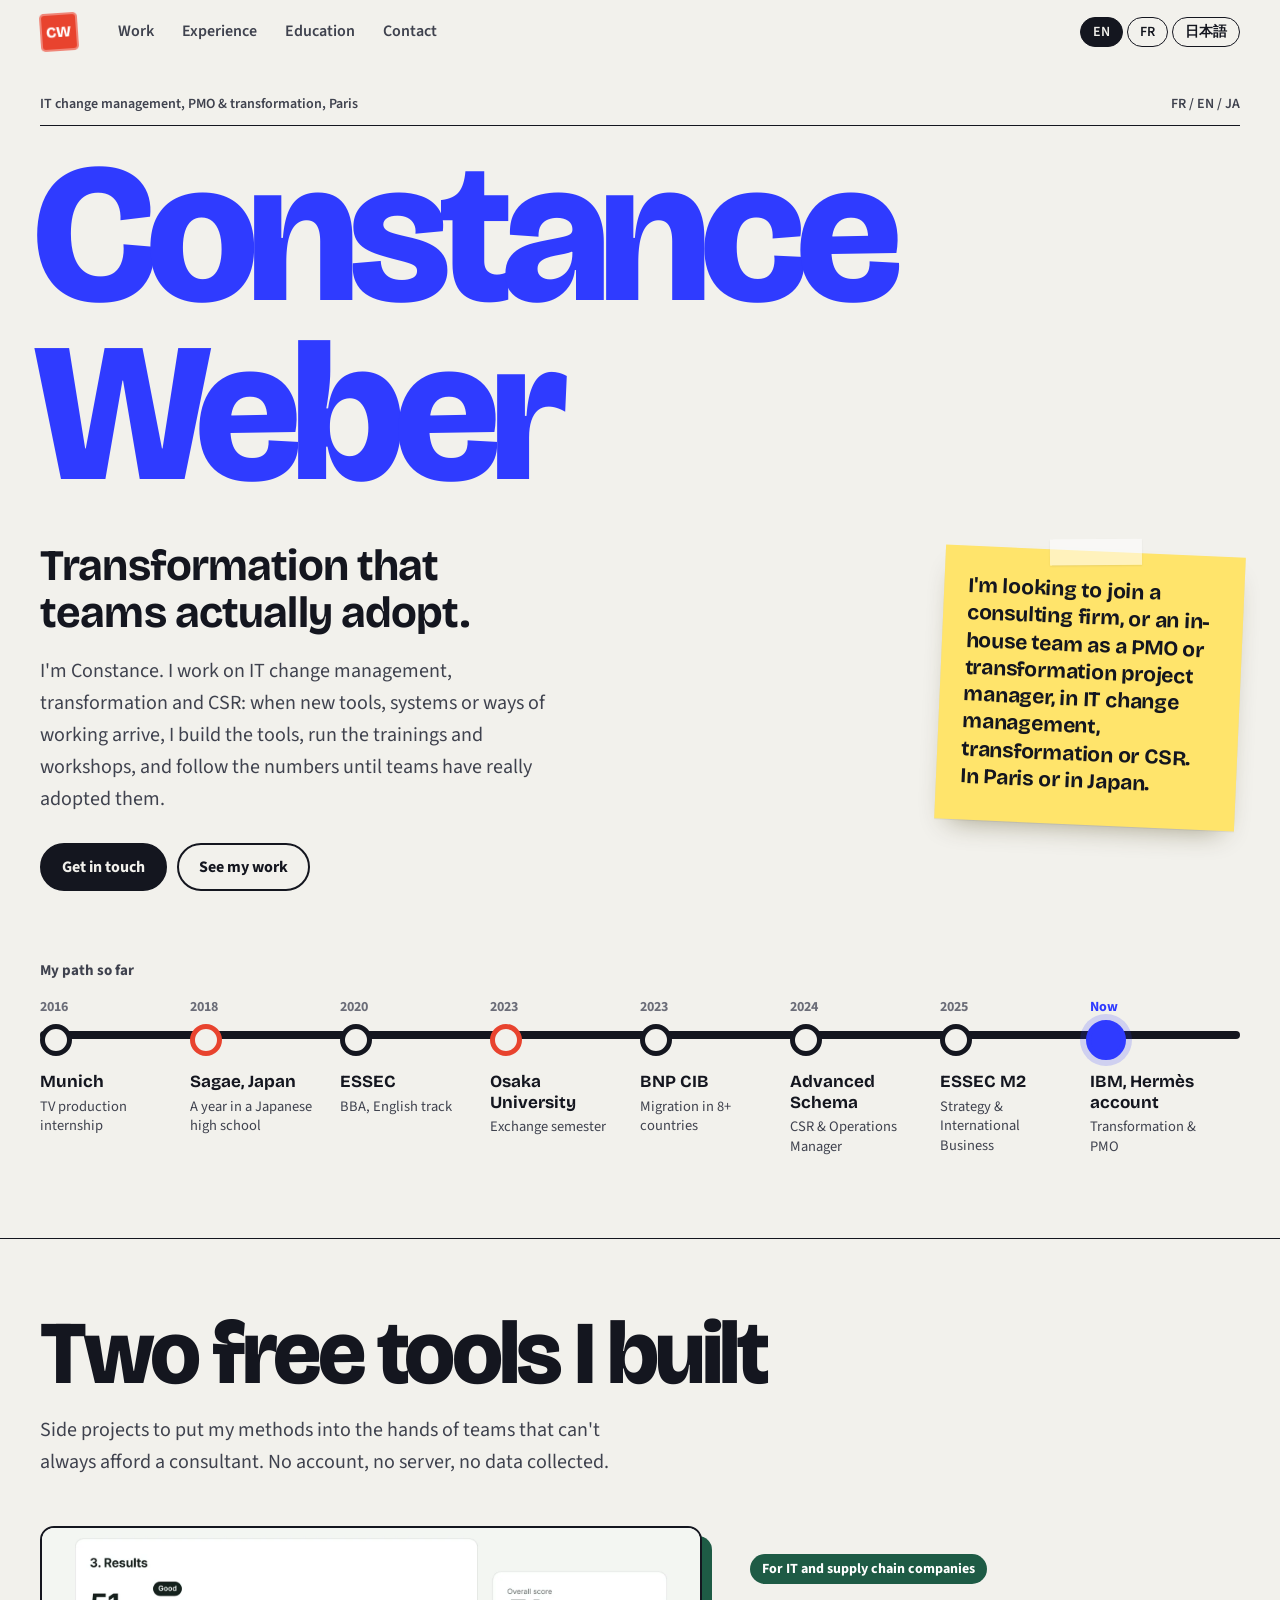
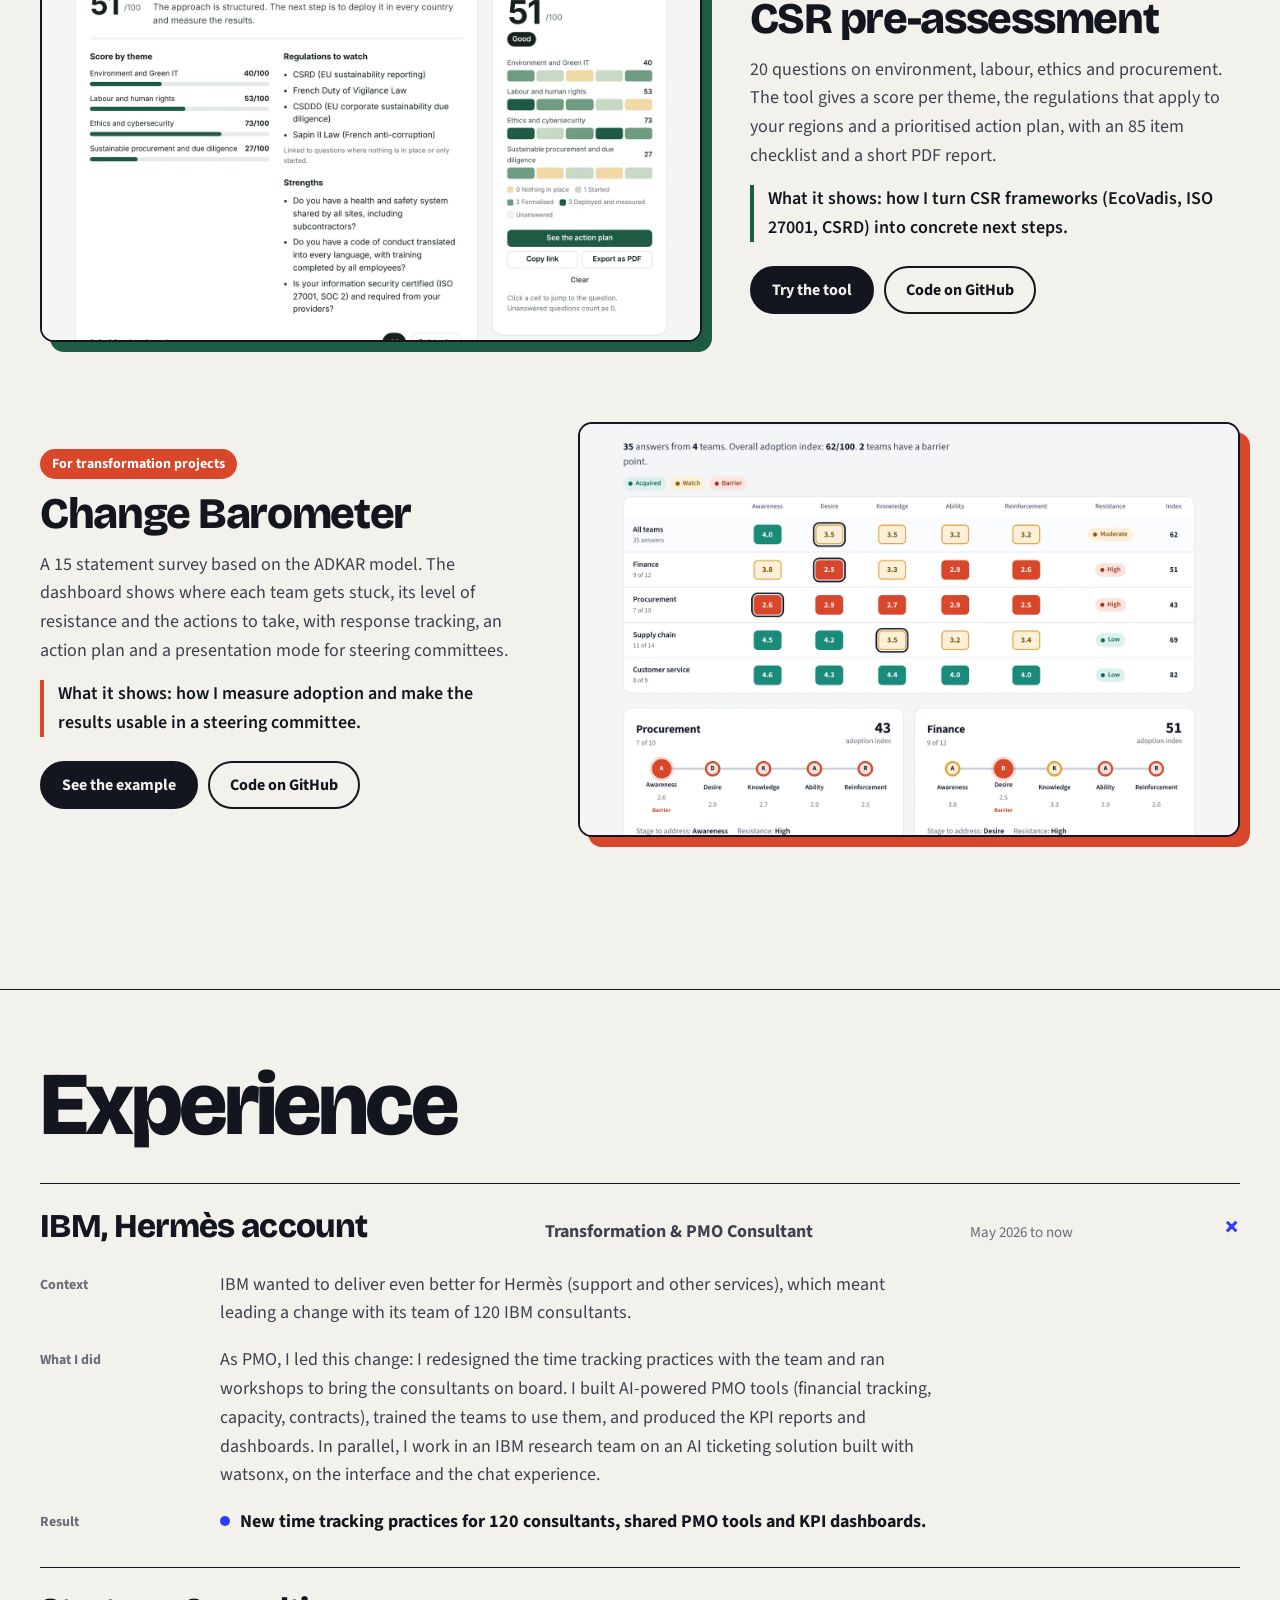
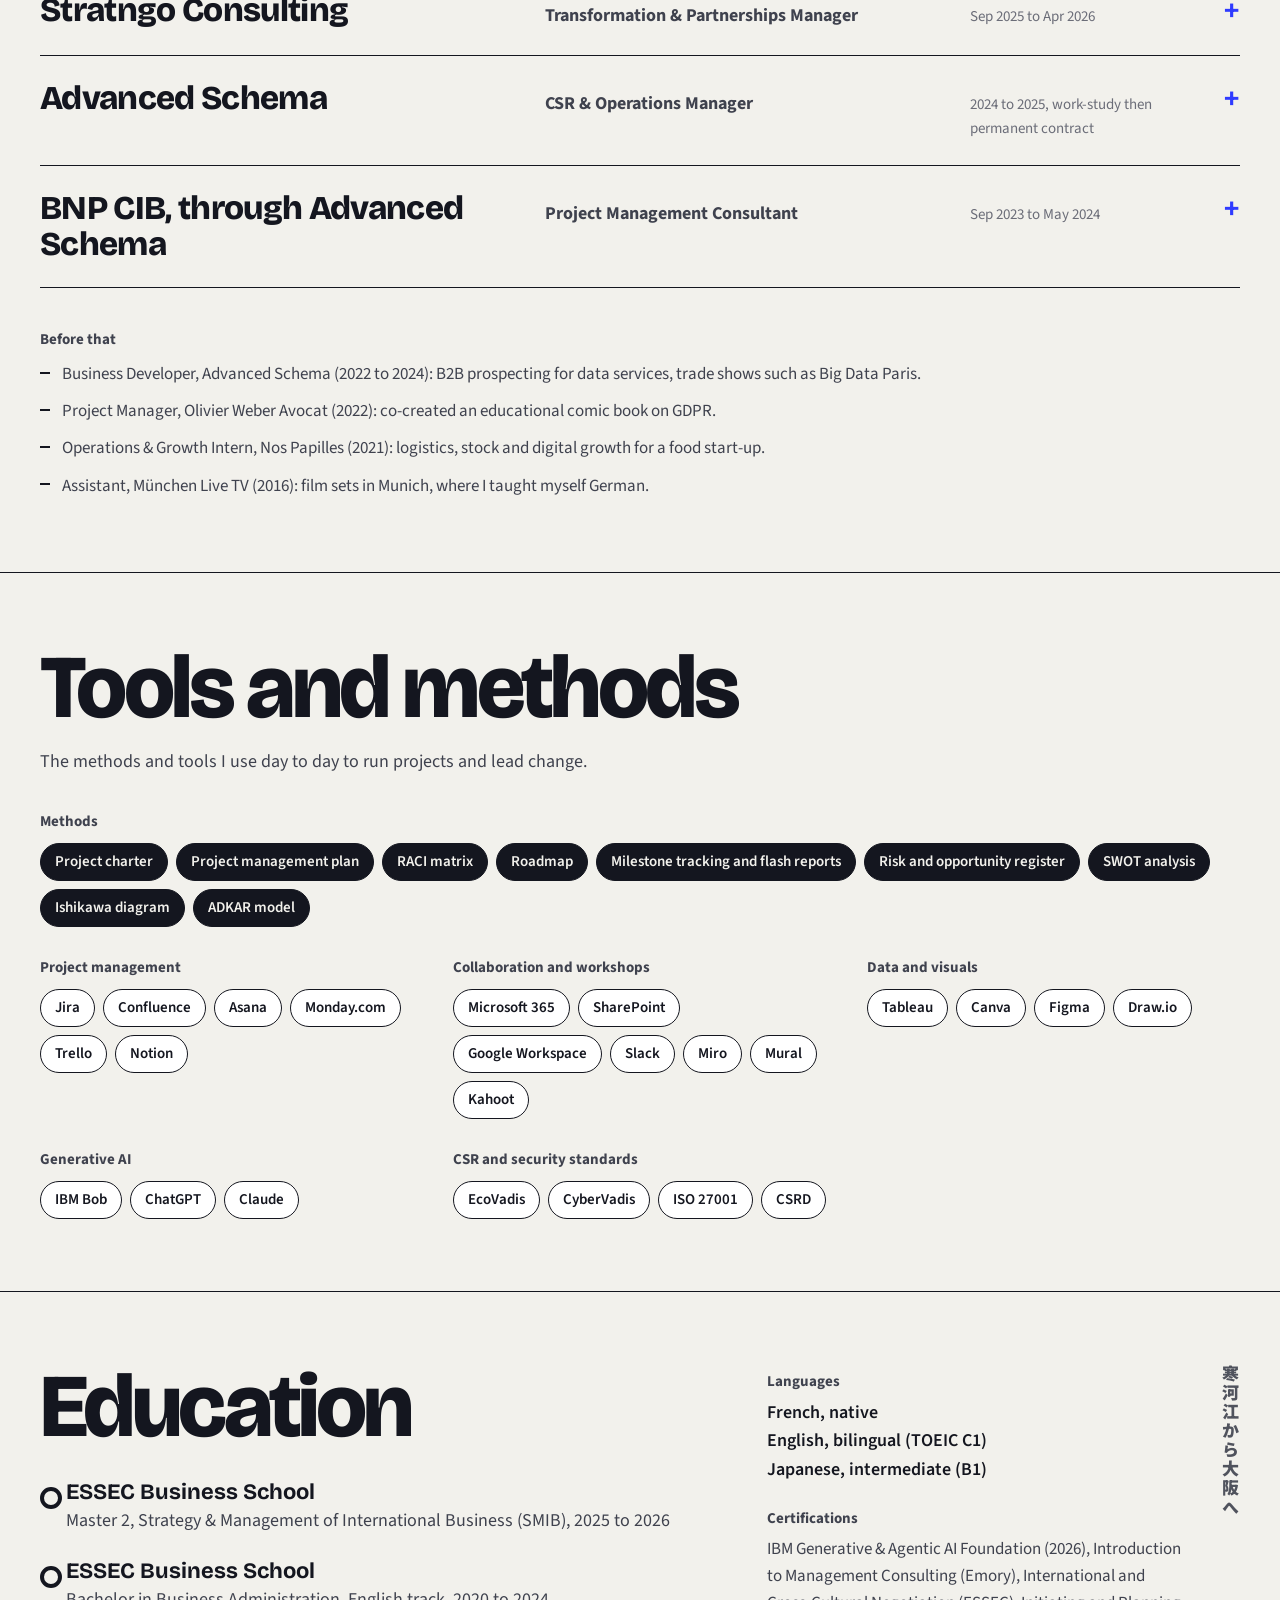
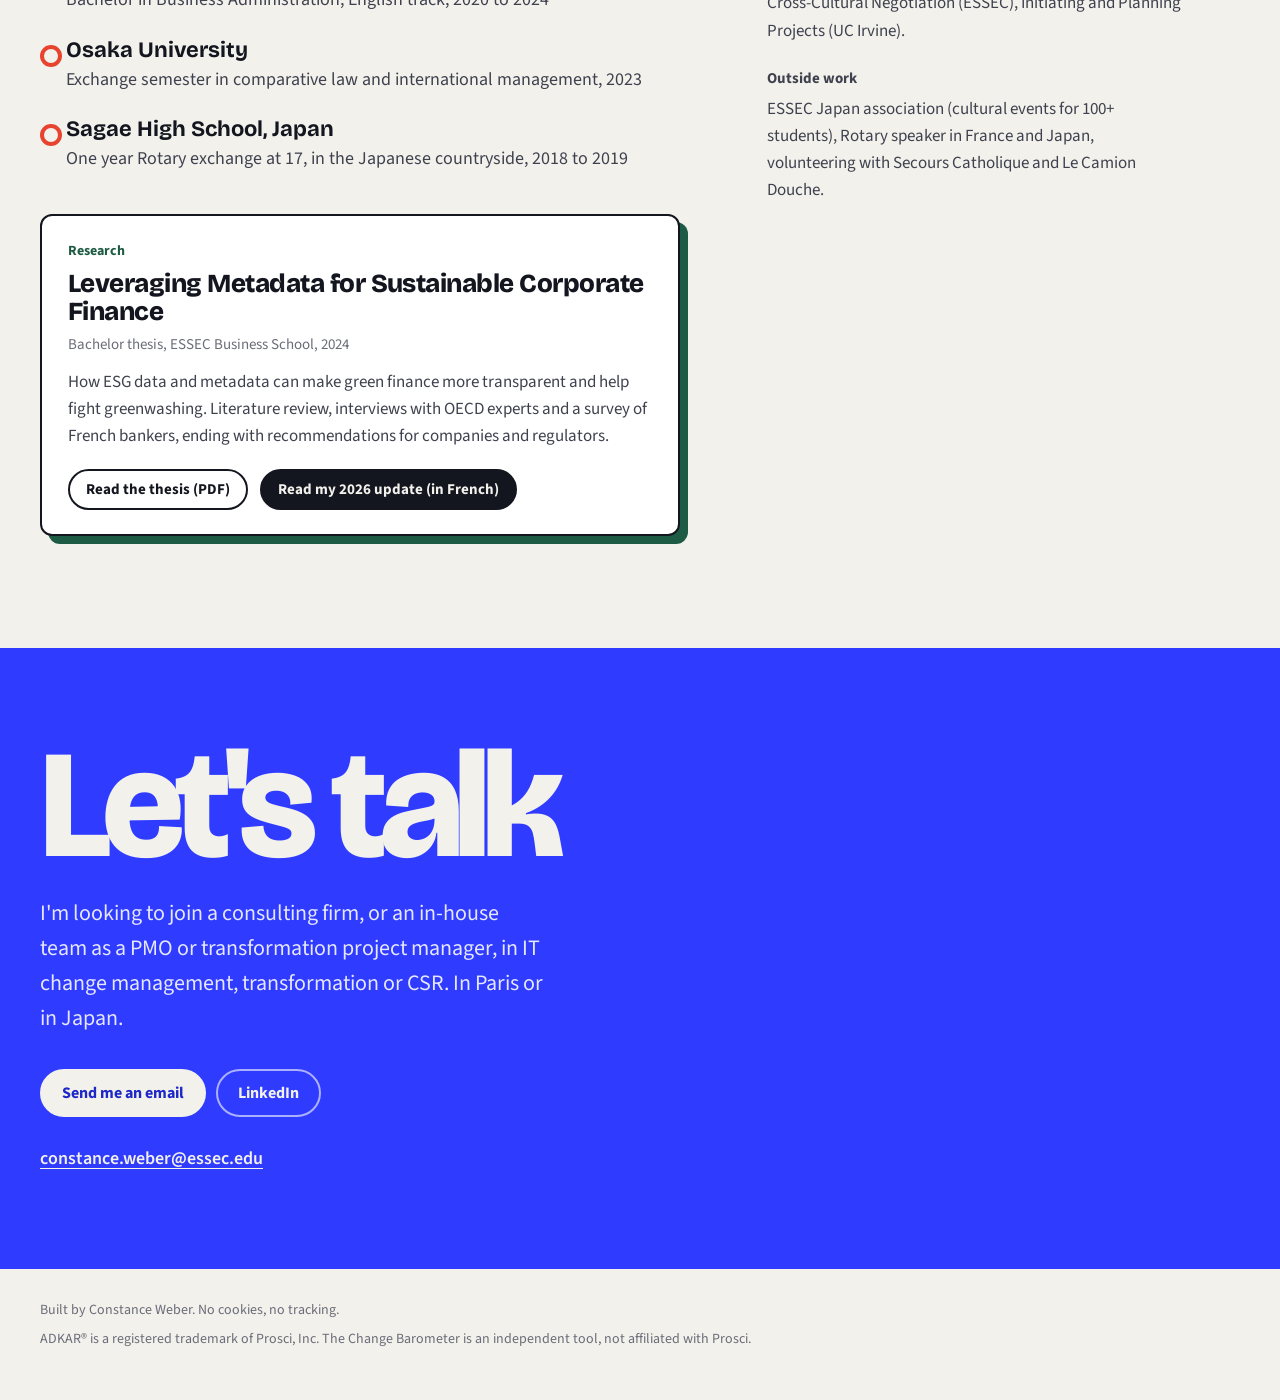
<file: index.html>
<!DOCTYPE html>
<html lang="en">
<head>
<meta charset="utf-8">
<meta name="viewport" content="width=device-width, initial-scale=1">
<title data-k="meta_title">Constance Weber | IT change management, PMO &amp; transformation</title>
<meta name="description" content="IT change management, PMO and transformation, based in Paris. ESSEC graduate, French, English and Japanese. Looking to join a consulting firm or an in-house transformation team.">
<meta property="og:type" content="website">
<meta property="og:title" content="Constance Weber | IT change management, PMO &amp; transformation">
<meta property="og:description" content="IT change management, PMO and transformation, based in Paris. ESSEC graduate, French, English and Japanese. Looking to join a consulting firm or an in-house transformation team.">
<meta property="og:image" content="https://constanceweber6-alt.github.io/portfolio/assets/img/og.png">
<meta property="og:url" content="https://constanceweber6-alt.github.io/portfolio/">
<meta name="twitter:card" content="summary_large_image">
<link rel="icon" href="data:image/svg+xml,%3Csvg xmlns='http://www.w3.org/2000/svg' viewBox='0 0 32 32'%3E%3Crect width='32' height='32' rx='4' fill='%23E8432E'/%3E%3Ctext x='16' y='22' font-family='Arial' font-weight='700' font-size='15' fill='%23fff' text-anchor='middle'%3ECW%3C/text%3E%3C/svg%3E">
<link rel="preconnect" href="https://fonts.googleapis.com">
<link rel="preconnect" href="https://fonts.gstatic.com" crossorigin>
<link href="https://fonts.googleapis.com/css2?family=Bricolage+Grotesque:opsz,wght@12..96,500;12..96,700;12..96,800&family=Noto+Sans+JP:wght@400;500;700;900&family=Source+Sans+3:wght@400;600;700&display=swap" rel="stylesheet">
<link rel="stylesheet" href="assets/style.css?v=cdb5071e">
</head>
<body>
<a class="skip" href="#main">Skip to content</a>

<header class="top">
  <div class="wrap top-in">
    <a class="seal" href="#top" aria-label="Constance Weber"><span>CW</span></a>
    <nav class="menu" aria-label="Sections">
      <a href="#work" data-k="nav_work">Work</a>
      <a href="#experience" data-k="nav_exp">Experience</a>
      <a href="#education" data-k="nav_edu">Education</a>
      <a href="#contact" data-k="nav_contact">Contact</a>
    </nav>
    <div class="langs" role="group" aria-label="Language">
      <button type="button" data-lang="en">EN</button>
      <button type="button" data-lang="fr">FR</button>
      <button type="button" data-lang="ja">日本語</button>
    </div>
  </div>
</header>

<main id="main">
  <section class="hero" id="top">
    <div class="wrap">
      <div class="hero-meta">
        <span data-k="hero_role">IT change management, PMO &amp; transformation, Paris</span>
        <span>FR / EN / JA</span>
      </div>
      <h1 class="giant" aria-label="Constance Weber">
        <span class="row"><span class="w">Constance</span></span>
        <span class="row"><span class="w">Weber</span></span>
      </h1>
      <div class="hero-grid">
        <div>
          <p class="claim" data-k="hero_h1">Transformation that teams actually adopt.</p>
          <p class="lead" data-k="hero_lead">I'm Constance. I work on IT change management, transformation and CSR: when new tools, systems or ways of working arrive, I build the tools, run the trainings and workshops, and follow the numbers until teams have really adopted them.</p>
          <div class="ctas">
            <a class="btn btn-ink" href="#contact" data-k="hero_cta_contact">Get in touch</a>
            <a class="btn btn-line" href="#work" data-k="hero_cta_work">See my work</a>
            <a class="btn btn-line" data-cv href="cv/Constance_Weber_CV_EN.pdf" download data-k="cv">Download CV</a>
          </div>
        </div>
        <aside class="postit" aria-hidden="true">
          <span data-k="contact_lead">I'm looking to join a consulting firm, or an in-house team as a PMO or transformation project manager, in IT change management, transformation or CSR. In Paris or in Japan.</span>
        </aside>
      </div>
    </div>
  </section>

  <section class="path" aria-labelledby="pathTitle">
    <div class="wrap">
      <h2 class="label-title" id="pathTitle" data-k="line_title">My path so far</h2>
    </div>
    <div class="metro-scroll">
      <ol class="metro">
        <li><time>2016</time><b data-k="st_munich">Munich</b><span data-k="st_munich_sub">TV production internship</span></li>
        <li class="jp"><time>2018</time><b data-k="st_sagae">Sagae, Japan</b><span data-k="st_sagae_sub">A year in a Japanese high school</span></li>
        <li><time>2020</time><b data-k="st_essec">ESSEC</b><span data-k="st_essec_sub">BBA, English track</span></li>
        <li class="jp"><time>2023</time><b data-k="st_osaka">Osaka University</b><span data-k="st_osaka_sub">Exchange semester</span></li>
        <li><time>2023</time><b data-k="st_bnp">BNP CIB</b><span data-k="st_bnp_sub">Migration in 8+ countries</span></li>
        <li><time>2024</time><b data-k="st_as">Advanced Schema</b><span data-k="st_as_sub">CSR &amp; Operations Manager</span></li>
        <li><time>2025</time><b data-k="st_smib">ESSEC M2</b><span data-k="st_smib_sub">Strategy &amp; International Business</span></li>
        <li class="now"><time data-k="line_now">Now</time><b data-k="st_ibm">IBM, Hermès account</b><span data-k="st_ibm_sub">Transformation &amp; PMO</span></li>
      </ol>
    </div>
  </section>

  <section class="work" id="work">
    <div class="wrap">
      <h2 class="big-title" data-k="work_title">Two free tools I built</h2>
      <p class="section-lead" data-k="work_lead">Side projects to put my methods into the hands of teams that can't always afford a consultant. No account, no server, no data collected.</p>

      <article class="project p-rse">
        <a class="shot" href="https://constanceweber6-alt.github.io/rse-prediagnostic/" target="_blank" rel="noopener">
          <img src="assets/img/rse.webp" width="1600" height="1000" alt="" loading="lazy">
        </a>
        <div class="project-text">
          <p class="for" data-k="p1_for">For IT and supply chain companies</p>
          <h3 data-k="p1_name">CSR pre-assessment</h3>
          <p data-k="p1_desc">20 questions on environment, labour, ethics and procurement. The tool gives a score per theme, the regulations that apply to your regions and a prioritised action plan, with an 85 item checklist and a short PDF report.</p>
          <p class="shows" data-k="p1_shows">What it shows: how I turn CSR frameworks (EcoVadis, ISO 27001, CSRD) into concrete next steps.</p>
          <div class="ctas">
            <a class="btn btn-ink" href="https://constanceweber6-alt.github.io/rse-prediagnostic/" target="_blank" rel="noopener" data-k="p1_try">Try the tool</a>
            <a class="btn btn-line" href="https://github.com/constanceweber6-alt/rse-prediagnostic" target="_blank" rel="noopener" data-k="code">Code on GitHub</a>
          </div>
        </div>
      </article>

      <article class="project p-cb flip">
        <a class="shot" href="https://constanceweber6-alt.github.io/change-barometer/dashboard.html#demo" target="_blank" rel="noopener">
          <img src="assets/img/cb.webp" width="1600" height="1000" alt="" loading="lazy">
        </a>
        <div class="project-text">
          <p class="for" data-k="p2_for">For transformation projects</p>
          <h3 data-k="p2_name">Change Barometer</h3>
          <p data-k="p2_desc">A 15 statement survey based on the ADKAR model. The dashboard shows where each team gets stuck, its level of resistance and the actions to take, with response tracking, an action plan and a presentation mode for steering committees.</p>
          <p class="shows" data-k="p2_shows">What it shows: how I measure adoption and make the results usable in a steering committee.</p>
          <div class="ctas">
            <a class="btn btn-ink" href="https://constanceweber6-alt.github.io/change-barometer/dashboard.html#demo" target="_blank" rel="noopener" data-k="p2_try">See the example</a>
            <a class="btn btn-line" href="https://github.com/constanceweber6-alt/change-barometer" target="_blank" rel="noopener" data-k="code">Code on GitHub</a>
          </div>
        </div>
      </article>
    </div>
  </section>

  <section class="exp" id="experience">
    <div class="wrap">
      <h2 class="big-title" data-k="exp_title">Experience</h2>
      <div class="jobs">
        <details class="job" open>
          <summary><span class="org" data-k="e1_org">IBM, Hermès account</span><span class="role" data-k="e1_role">Transformation &amp; PMO Consultant</span><span class="dates" data-k="e1_dates">May 2026 to now</span></summary>
          <dl class="case">
            <div><dt data-k="ctx">Context</dt><dd data-k="e1_ctx">IBM wanted to deliver even better for Hermès (support and other services), which meant leading a change with its team of 120 IBM consultants.</dd></div>
            <div><dt data-k="did">What I did</dt><dd data-k="e1_did">As PMO, I led this change: I redesigned the time tracking practices with the team and ran workshops to bring the consultants on board. I built AI-powered PMO tools (financial tracking, capacity, contracts), trained the teams to use them, and produced the KPI reports and dashboards. In parallel, I work in an IBM research team on an AI ticketing solution built with watsonx, on the interface and the chat experience.</dd></div>
            <div><dt data-k="res">Result</dt><dd class="result" data-k="e1_res">New time tracking practices for 120 consultants, shared PMO tools and KPI dashboards.</dd></div>
          </dl>
        </details>
        <details class="job">
          <summary><span class="org" data-k="e2_org">Stratngo Consulting</span><span class="role" data-k="e2_role">Transformation &amp; Partnerships Manager</span><span class="dates" data-k="e2_dates">Sep 2025 to Apr 2026</span></summary>
          <dl class="case">
            <div><dt data-k="did">What I did</dt><dd data-k="e2_did">Built organisation tools and process frameworks for the consulting team, and managed the strategic partner pipeline with CRM workflows.</dd></div>
          </dl>
        </details>
        <details class="job">
          <summary><span class="org" data-k="e3_org">Advanced Schema</span><span class="role" data-k="e3_role">CSR &amp; Operations Manager</span><span class="dates" data-k="e3_dates">2024 to 2025, work-study then permanent contract</span></summary>
          <dl class="case">
            <div><dt data-k="ctx">Context</dt><dd data-k="e3_ctx">A data consulting firm that needed to prove its CSR and security practices to large clients.</dd></div>
            <div><dt data-k="did">What I did</dt><dd data-k="e3_did">I ran the EcoVadis, CyberVadis and ISO 27001 processes end to end and wrote the governance documents and charters. As a manager, I rebuilt a team under pressure and led a complete overhaul in 6 months: IT systems, documentation, legal charters.</dd></div>
            <div><dt data-k="res">Result</dt><dd class="result" data-k="e3_res">+22% on average on the sustainability and security ratings.</dd></div>
          </dl>
        </details>
        <details class="job">
          <summary><span class="org" data-k="e4_org">BNP CIB, through Advanced Schema</span><span class="role" data-k="e4_role">Project Management Consultant</span><span class="dates" data-k="e4_dates">Sep 2023 to May 2024</span></summary>
          <dl class="case">
            <div><dt data-k="did">What I did</dt><dd data-k="e4_did">Coordinated a software migration across more than 8 countries. I was the day to day link between the technical teams in France, the UK and India, and ran the agile rituals and the delivery schedule.</dd></div>
          </dl>
        </details>
      </div>
      <div class="earlier">
        <h3 data-k="earlier_title">Before that</h3>
        <ul>
          <li data-k="earlier_1">Business Developer, Advanced Schema (2022 to 2024): B2B prospecting for data services, trade shows such as Big Data Paris.</li>
          <li data-k="earlier_2">Project Manager, Olivier Weber Avocat (2022): co-created an educational comic book on GDPR.</li>
          <li data-k="earlier_3">Operations &amp; Growth Intern, Nos Papilles (2021): logistics, stock and digital growth for a food start-up.</li>
          <li data-k="earlier_4">Assistant, München Live TV (2016): film sets in Munich, where I taught myself German.</li>
        </ul>
      </div>
    </div>
  </section>

  <section class="tools" id="tools" aria-labelledby="toolsTitle">
    <div class="wrap">
      <h2 class="big-title" id="toolsTitle" data-k="tools_title">Tools and methods</h2>
      <p class="tools-lead" data-k="tools_lead">The methods and tools I use day to day to run projects and lead change.</p>
      <div class="tools-grid">
        <div class="tool-group tool-methods">
          <h3 data-k="g_method">Methods</h3>
          <ul class="chips chips-ink">
            <li data-k="m1">Project charter</li>
            <li data-k="m2">Project management plan</li>
            <li data-k="m3">RACI matrix</li>
            <li data-k="m4">Roadmap</li>
            <li data-k="m5">Milestone tracking and flash reports</li>
            <li data-k="m6">Risk and opportunity register</li>
            <li data-k="m7">SWOT analysis</li>
            <li data-k="m8">Ishikawa diagram</li>
            <li data-k="m9">ADKAR model</li>
          </ul>
        </div>
        <div class="tool-group">
          <h3 data-k="g_pilot">Project management</h3>
          <ul class="chips">
            <li>Jira</li>
            <li>Confluence</li>
            <li>Asana</li>
            <li>Monday.com</li>
            <li>Trello</li>
            <li>Notion</li>
          </ul>
        </div>
        <div class="tool-group">
          <h3 data-k="g_collab">Collaboration and workshops</h3>
          <ul class="chips">
            <li>Microsoft 365</li>
            <li>SharePoint</li>
            <li>Google Workspace</li>
            <li>Slack</li>
            <li>Miro</li>
            <li>Mural</li>
            <li>Kahoot</li>
          </ul>
        </div>
        <div class="tool-group">
          <h3 data-k="g_data">Data and visuals</h3>
          <ul class="chips">
            <li>Tableau</li>
            <li>Canva</li>
            <li>Figma</li>
            <li>Draw.io</li>
          </ul>
        </div>
        <div class="tool-group">
          <h3 data-k="g_ai">Generative AI</h3>
          <ul class="chips">
            <li>IBM Bob</li>
            <li>ChatGPT</li>
            <li>Claude</li>
          </ul>
        </div>
        <div class="tool-group">
          <h3 data-k="g_ref">CSR and security standards</h3>
          <ul class="chips">
            <li>EcoVadis</li>
            <li>CyberVadis</li>
            <li>ISO 27001</li>
            <li>CSRD</li>
          </ul>
        </div>
      </div>
    </div>
  </section>

  <section class="edu" id="education">
    <div class="wrap edu-grid">
      <div>
        <h2 class="big-title" data-k="edu_title">Education</h2>
        <ul class="schools">
          <li><b data-k="edu1">ESSEC Business School</b><span data-k="edu1_sub">Master 2, Strategy &amp; Management of International Business (SMIB), 2025 to 2026</span></li>
          <li><b data-k="edu2">ESSEC Business School</b><span data-k="edu2_sub">Bachelor in Business Administration, English track, 2020 to 2024</span></li>
          <li class="jp"><b data-k="edu3">Osaka University</b><span data-k="edu3_sub">Exchange semester in comparative law and international management, 2023</span></li>
          <li class="jp"><b data-k="edu4">Sagae High School, Japan</b><span data-k="edu4_sub">One year Rotary exchange at 17, in the Japanese countryside, 2018 to 2019</span></li>
        </ul>
        <div class="thesis">
          <p class="thesis-label" data-k="thesis_label">Research</p>
          <p class="thesis-title" lang="en">Leveraging Metadata for Sustainable Corporate Finance</p>
          <p class="thesis-meta" data-k="thesis_meta">Bachelor thesis, ESSEC Business School, 2024</p>
          <p data-k="thesis_text">How ESG data and metadata can make green finance more transparent and help fight greenwashing. Literature review, interviews with OECD experts and a survey of French bankers, ending with recommendations for companies and regulators.</p>
          <a class="btn btn-line thesis-btn" href="docs/Constance_Weber_Thesis_Metadata_Sustainable_Finance_2024.pdf" target="_blank" rel="noopener" data-k="thesis_pdf">Read the thesis (PDF)</a>
          <a class="btn btn-ink thesis-btn" href="articles/donnee-esg-2026.html" data-k="thesis_article">Read my 2026 update (in French)</a>
        </div>
      </div>
      <div class="side">
        <p class="vertical" lang="ja" aria-hidden="true">寒河江から大阪へ</p>
        <h3 data-k="lang_title">Languages</h3>
        <ul class="plain">
          <li data-k="lang_fr">French, native</li>
          <li data-k="lang_en">English, bilingual (TOEIC C1)</li>
          <li data-k="lang_ja">Japanese, intermediate (B1)</li>
        </ul>
        <h3 data-k="cert_title">Certifications</h3>
        <p data-k="cert_list">IBM Generative &amp; Agentic AI Foundation (2026), Introduction to Management Consulting (Emory), International and Cross-Cultural Negotiation (ESSEC), Initiating and Planning Projects (UC Irvine).</p>
        <h3 data-k="vol_title">Outside work</h3>
        <p data-k="vol_text">ESSEC Japan association (cultural events for 100+ students), Rotary speaker in France and Japan, volunteering with Secours Catholique and Le Camion Douche.</p>
      </div>
    </div>
  </section>

  <section class="contact" id="contact">
    <div class="wrap">
      <h2 class="giant giant-contact" data-k="contact_title">Let's talk</h2>
      <p class="contact-lead" data-k="contact_lead">I'm looking to join a consulting firm, or an in-house team as a PMO or transformation project manager, in IT change management, transformation or CSR. In Paris or in Japan.</p>
      <div class="ctas">
        <a class="btn btn-paper" href="mailto:constance.weber@essec.edu" data-k="contact_mail">Send me an email</a>
        <a class="btn btn-ghost" href="https://www.linkedin.com/in/constance-weber/" target="_blank" rel="noopener" data-k="contact_li">LinkedIn</a>
        <a class="btn btn-ghost" data-cv href="cv/Constance_Weber_CV_EN.pdf" download data-k="cv">Download CV</a>
      </div>
      <p class="mail-text"><a href="mailto:constance.weber@essec.edu">constance.weber@essec.edu</a></p>
    </div>
  </section>
</main>

<footer class="foot">
  <div class="wrap">
    <p data-k="footer">Built by Constance Weber. No cookies, no tracking.</p>
    <p data-k="footer_tm">ADKAR® is a registered trademark of Prosci, Inc. The Change Barometer is an independent tool, not affiliated with Prosci.</p>
  </div>
</footer>

<script src="assets/i18n.js?v=8d03c780"></script>
<script src="assets/main.js?v=77723b1f"></script>
</body>
</html>
</file>
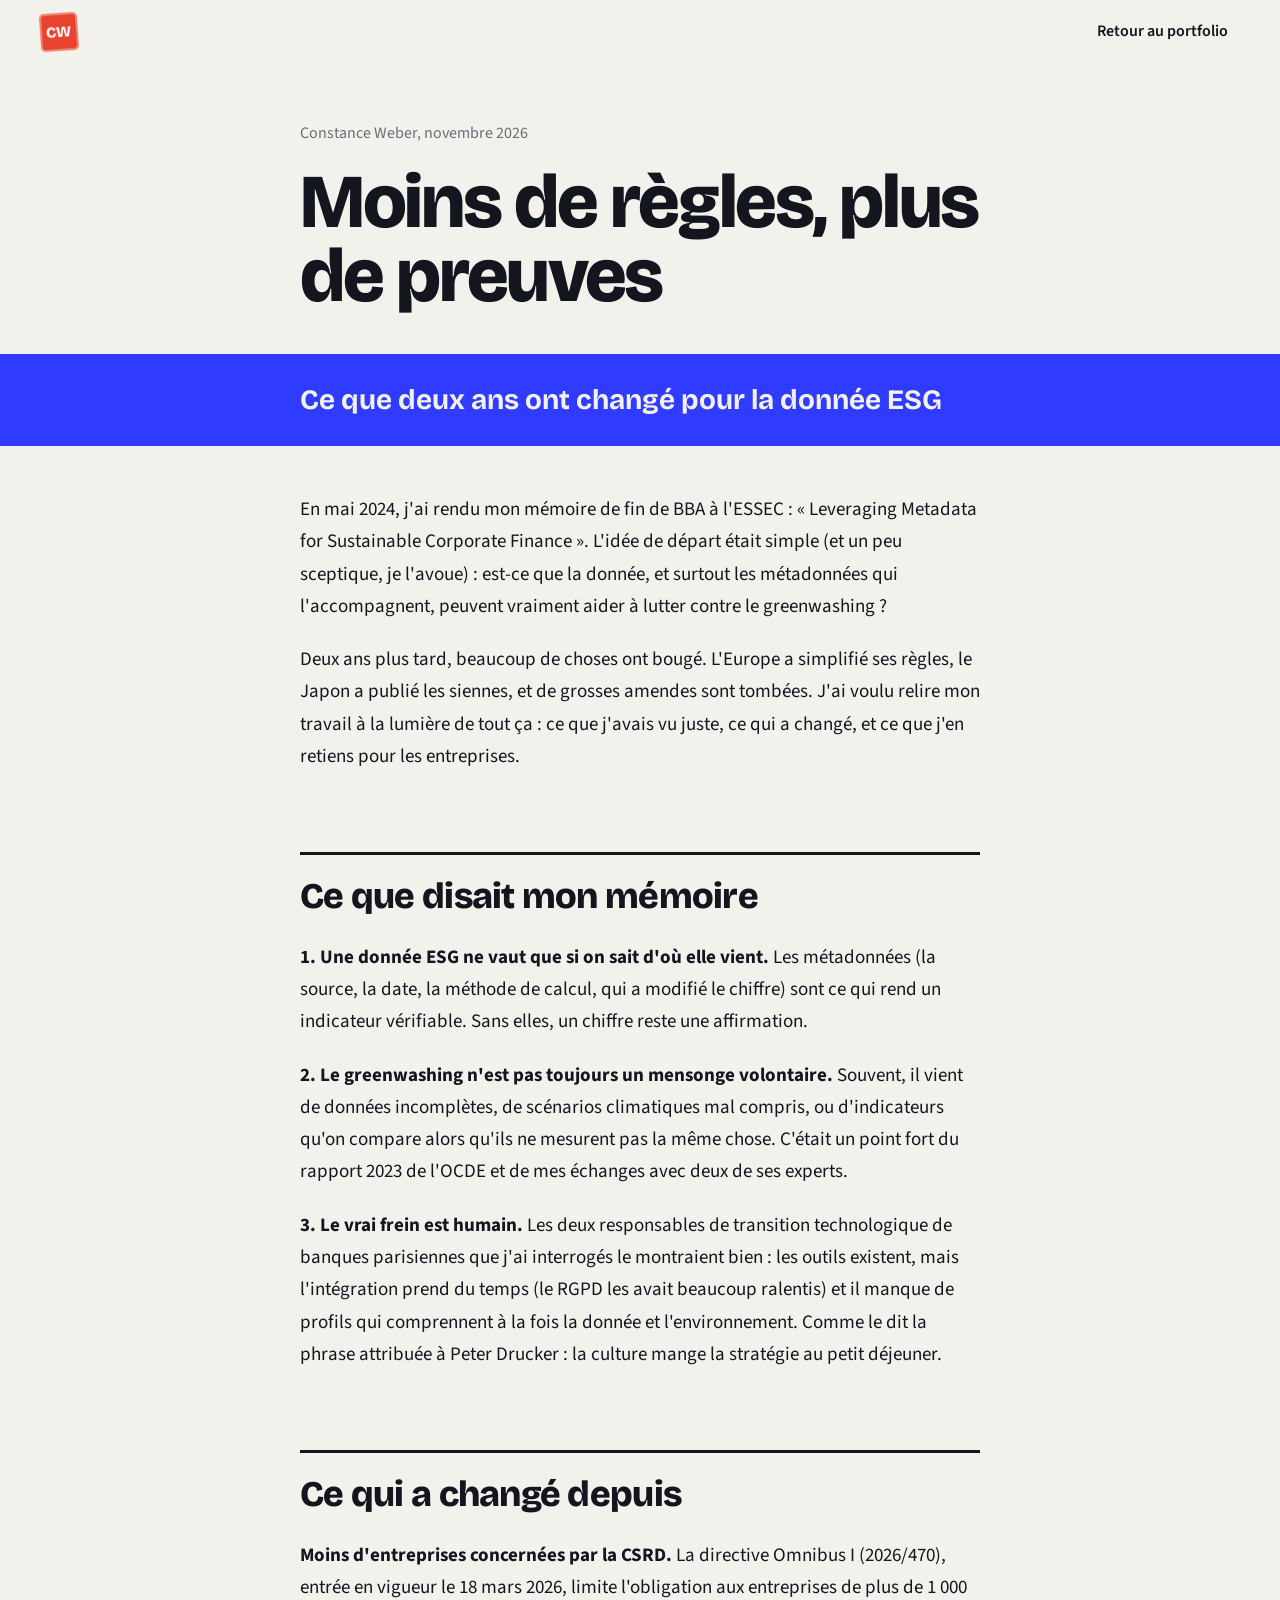
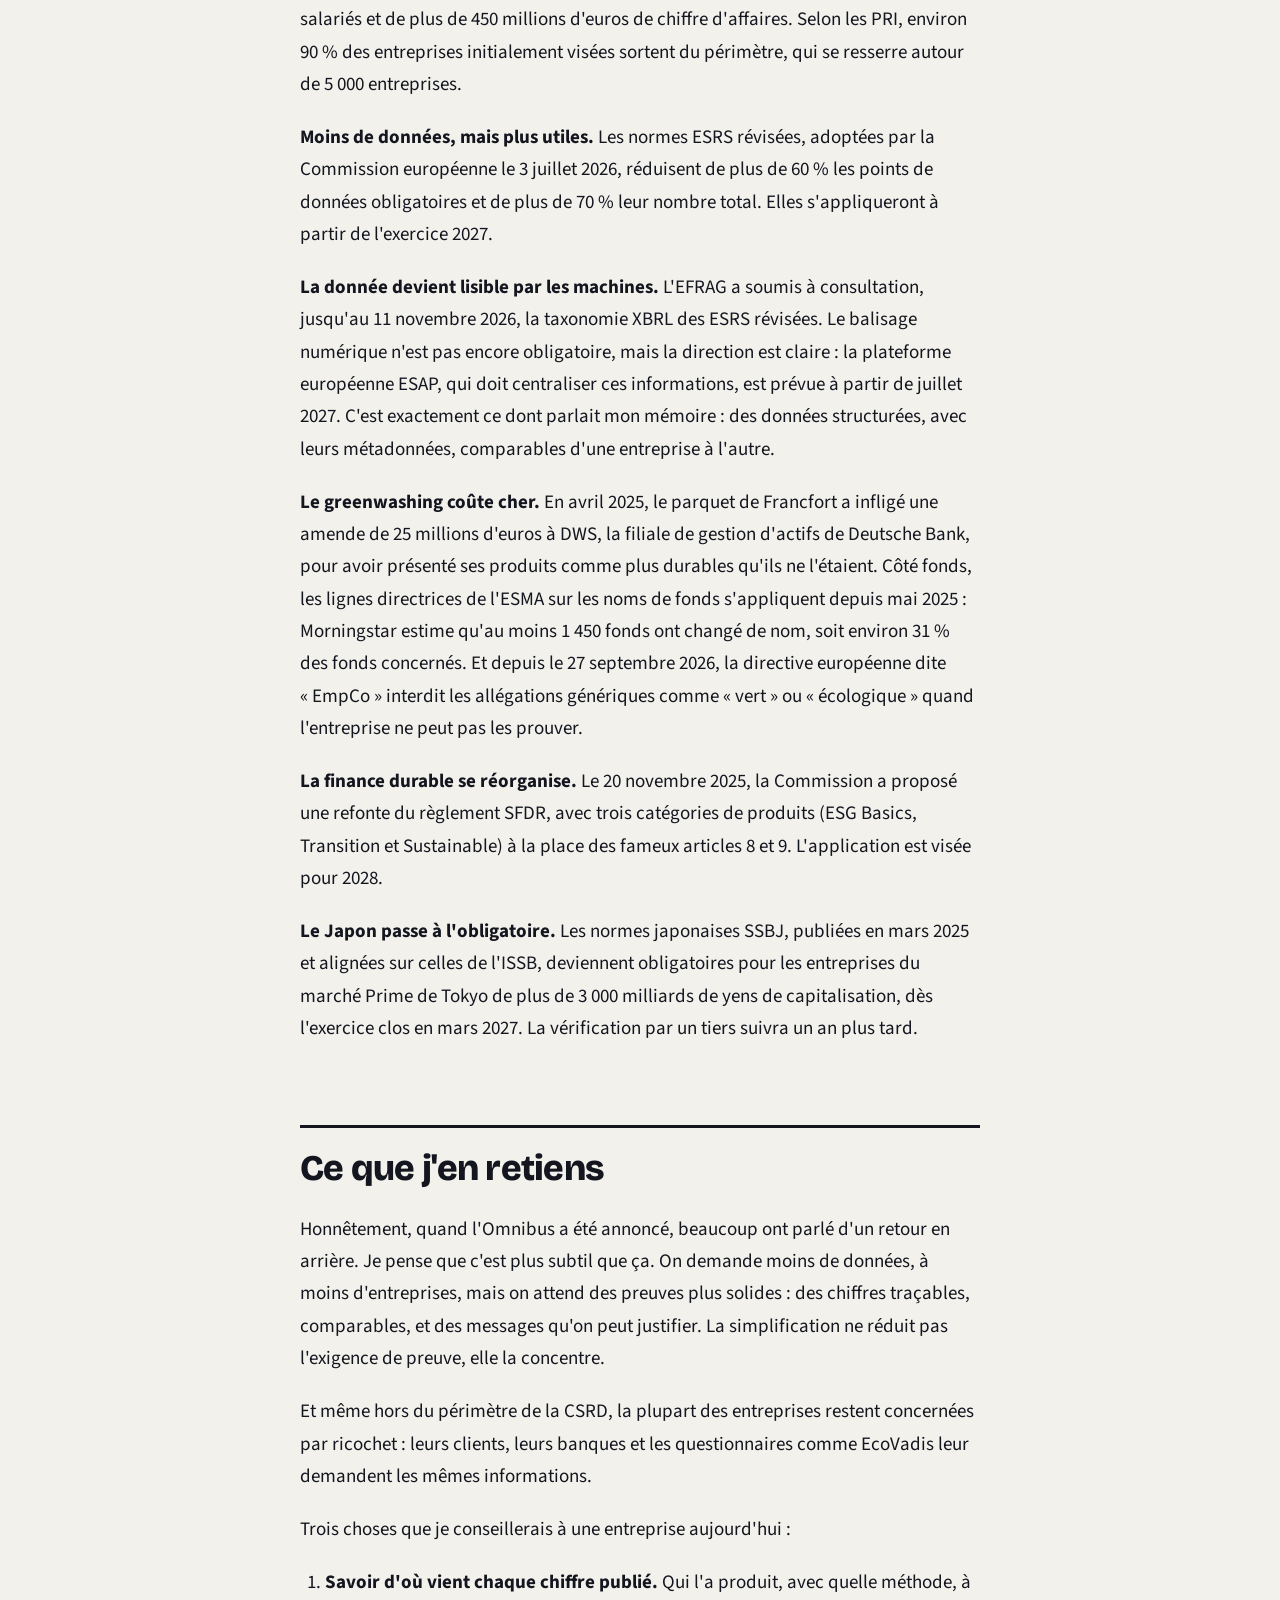
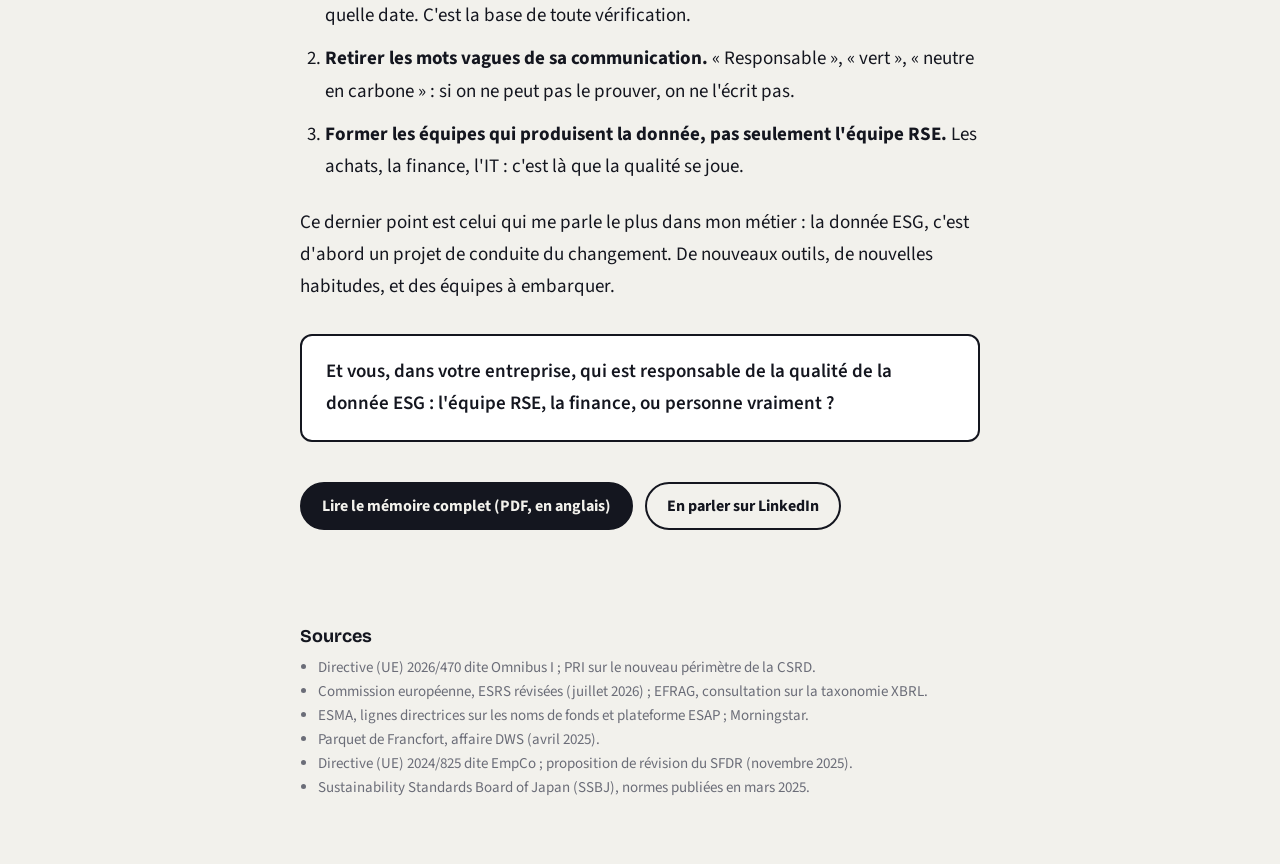
<file: articles/donnee-esg-2026.html>
<!DOCTYPE html>
<html lang="fr">
<head>
<meta charset="utf-8">
<meta name="viewport" content="width=device-width, initial-scale=1">
<title>Moins de règles, plus de preuves : ce que deux ans ont changé pour la donnée ESG | Constance Weber</title>
<meta name="description" content="Je relis mon mémoire ESSEC de 2024 sur la donnée ESG à la lumière de l'Omnibus, des ESRS révisés, des amendes pour greenwashing et des normes japonaises SSBJ.">
<meta property="og:type" content="article">
<meta property="og:title" content="Moins de règles, plus de preuves : ce que deux ans ont changé pour la donnée ESG">
<meta property="og:description" content="Je relis mon mémoire ESSEC de 2024 sur la donnée ESG à la lumière de l'actualité 2025 et 2026.">
<meta property="og:image" content="https://constanceweber6-alt.github.io/portfolio/assets/img/og.png">
<meta property="og:url" content="https://constanceweber6-alt.github.io/portfolio/articles/donnee-esg-2026.html">
<meta name="twitter:card" content="summary_large_image">
<link rel="icon" href="data:image/svg+xml,%3Csvg xmlns='http://www.w3.org/2000/svg' viewBox='0 0 32 32'%3E%3Crect width='32' height='32' rx='4' fill='%23E8432E'/%3E%3Ctext x='16' y='22' font-family='Arial' font-weight='700' font-size='15' fill='%23fff' text-anchor='middle'%3ECW%3C/text%3E%3C/svg%3E">
<link rel="preconnect" href="https://fonts.googleapis.com">
<link rel="preconnect" href="https://fonts.gstatic.com" crossorigin>
<link href="https://fonts.googleapis.com/css2?family=Bricolage+Grotesque:opsz,wght@12..96,500;12..96,700;12..96,800&family=Source+Sans+3:wght@400;600;700&display=swap" rel="stylesheet">
<link rel="stylesheet" href="../assets/style.css">
<style>
.art-top { display: flex; align-items: center; gap: 16px; min-height: 64px; }
.art-top .back { margin-left: auto; font-weight: 600; font-size: 16px; text-decoration: none; padding: 6px 12px; border-radius: 999px; }
.art-top .back:hover { background: var(--ink); color: var(--paper); }
.art-head { width: min(680px, 100% - 48px); margin: 56px auto 0; }
.art-meta { color: var(--muted); font-size: 16px; margin: 0 0 18px; }
.art-title { font: 800 clamp(40px, 7vw, 76px)/0.98 var(--display); letter-spacing: -0.03em; margin: 0; }
.art-band { background: var(--blue); color: var(--paper); margin-top: 40px; }
.art-band p { width: min(680px, 100% - 48px); margin: 0 auto; padding: 28px 0; font: 700 clamp(22px, 3vw, 28px)/1.3 var(--display); }
.art-body { width: min(680px, 100% - 48px); margin: 48px auto 0; font-size: 19px; line-height: 1.7; }
.art-body p { margin: 0 0 1.1em; }
.art-body h2 { font: 800 clamp(28px, 4vw, 36px)/1.1 var(--display); letter-spacing: -0.02em; margin: 2.2em 0 0.7em; padding-top: 0.6em; border-top: 3px solid var(--ink); }
.art-body ol { padding-left: 1.3em; margin: 0 0 1.2em; }
.art-body li { margin-bottom: 0.6em; }
.art-body .ask { background: var(--surface); border: 2px solid var(--ink); border-radius: 12px; padding: 20px 24px; font-weight: 600; margin-top: 1.6em; }
.art-end { width: min(680px, 100% - 48px); margin: 40px auto 96px; display: flex; flex-wrap: wrap; gap: 12px; }
.art-src { width: min(680px, 100% - 48px); margin: 0 auto 64px; color: var(--muted); font-size: 15px; }
.art-src h2 { font: 700 18px/1.2 var(--display); color: var(--ink); margin: 0 0 8px; }
.art-src ul { margin: 0; padding-left: 1.2em; }
</style>
</head>
<body>
<a class="skip" href="#main">Aller au contenu</a>
<header class="top">
  <div class="wrap art-top">
    <a class="seal" href="../?lang=fr" aria-label="Constance Weber, retour au portfolio"><span>CW</span></a>
    <a class="back" href="../?lang=fr">Retour au portfolio</a>
  </div>
</header>

<main id="main">
  <article>
    <div class="art-head">
      <p class="art-meta">Constance Weber, novembre 2026</p>
      <h1 class="art-title">Moins de règles, plus de preuves</h1>
    </div>
    <div class="art-band"><p>Ce que deux ans ont changé pour la donnée ESG</p></div>

    <div class="art-body">
      <p>En mai 2024, j'ai rendu mon mémoire de fin de BBA à l'ESSEC : «&nbsp;Leveraging Metadata for Sustainable Corporate Finance&nbsp;». L'idée de départ était simple (et un peu sceptique, je l'avoue) : est-ce que la donnée, et surtout les métadonnées qui l'accompagnent, peuvent vraiment aider à lutter contre le greenwashing&nbsp;?</p>
      <p>Deux ans plus tard, beaucoup de choses ont bougé. L'Europe a simplifié ses règles, le Japon a publié les siennes, et de grosses amendes sont tombées. J'ai voulu relire mon travail à la lumière de tout ça : ce que j'avais vu juste, ce qui a changé, et ce que j'en retiens pour les entreprises.</p>

      <h2>Ce que disait mon mémoire</h2>
      <p><strong>1. Une donnée ESG ne vaut que si on sait d'où elle vient.</strong> Les métadonnées (la source, la date, la méthode de calcul, qui a modifié le chiffre) sont ce qui rend un indicateur vérifiable. Sans elles, un chiffre reste une affirmation.</p>
      <p><strong>2. Le greenwashing n'est pas toujours un mensonge volontaire.</strong> Souvent, il vient de données incomplètes, de scénarios climatiques mal compris, ou d'indicateurs qu'on compare alors qu'ils ne mesurent pas la même chose. C'était un point fort du rapport 2023 de l'OCDE et de mes échanges avec deux de ses experts.</p>
      <p><strong>3. Le vrai frein est humain.</strong> Les deux responsables de transition technologique de banques parisiennes que j'ai interrogés le montraient bien : les outils existent, mais l'intégration prend du temps (le RGPD les avait beaucoup ralentis) et il manque de profils qui comprennent à la fois la donnée et l'environnement. Comme le dit la phrase attribuée à Peter Drucker : la culture mange la stratégie au petit déjeuner.</p>

      <h2>Ce qui a changé depuis</h2>
      <p><strong>Moins d'entreprises concernées par la CSRD.</strong> La directive Omnibus I (2026/470), entrée en vigueur le 18 mars 2026, limite l'obligation aux entreprises de plus de 1&nbsp;000 salariés et de plus de 450 millions d'euros de chiffre d'affaires. Selon les PRI, environ 90&nbsp;% des entreprises initialement visées sortent du périmètre, qui se resserre autour de 5&nbsp;000 entreprises.</p>
      <p><strong>Moins de données, mais plus utiles.</strong> Les normes ESRS révisées, adoptées par la Commission européenne le 3 juillet 2026, réduisent de plus de 60&nbsp;% les points de données obligatoires et de plus de 70&nbsp;% leur nombre total. Elles s'appliqueront à partir de l'exercice 2027.</p>
      <p><strong>La donnée devient lisible par les machines.</strong> L'EFRAG a soumis à consultation, jusqu'au 11 novembre 2026, la taxonomie XBRL des ESRS révisées. Le balisage numérique n'est pas encore obligatoire, mais la direction est claire : la plateforme européenne ESAP, qui doit centraliser ces informations, est prévue à partir de juillet 2027. C'est exactement ce dont parlait mon mémoire : des données structurées, avec leurs métadonnées, comparables d'une entreprise à l'autre.</p>
      <p><strong>Le greenwashing coûte cher.</strong> En avril 2025, le parquet de Francfort a infligé une amende de 25 millions d'euros à DWS, la filiale de gestion d'actifs de Deutsche Bank, pour avoir présenté ses produits comme plus durables qu'ils ne l'étaient. Côté fonds, les lignes directrices de l'ESMA sur les noms de fonds s'appliquent depuis mai 2025 : Morningstar estime qu'au moins 1&nbsp;450 fonds ont changé de nom, soit environ 31&nbsp;% des fonds concernés. Et depuis le 27 septembre 2026, la directive européenne dite «&nbsp;EmpCo&nbsp;» interdit les allégations génériques comme «&nbsp;vert&nbsp;» ou «&nbsp;écologique&nbsp;» quand l'entreprise ne peut pas les prouver.</p>
      <p><strong>La finance durable se réorganise.</strong> Le 20 novembre 2025, la Commission a proposé une refonte du règlement SFDR, avec trois catégories de produits (ESG Basics, Transition et Sustainable) à la place des fameux articles 8 et 9. L'application est visée pour 2028.</p>
      <p><strong>Le Japon passe à l'obligatoire.</strong> Les normes japonaises SSBJ, publiées en mars 2025 et alignées sur celles de l'ISSB, deviennent obligatoires pour les entreprises du marché Prime de Tokyo de plus de 3&nbsp;000 milliards de yens de capitalisation, dès l'exercice clos en mars 2027. La vérification par un tiers suivra un an plus tard.</p>

      <h2>Ce que j'en retiens</h2>
      <p>Honnêtement, quand l'Omnibus a été annoncé, beaucoup ont parlé d'un retour en arrière. Je pense que c'est plus subtil que ça. On demande moins de données, à moins d'entreprises, mais on attend des preuves plus solides : des chiffres traçables, comparables, et des messages qu'on peut justifier. La simplification ne réduit pas l'exigence de preuve, elle la concentre.</p>
      <p>Et même hors du périmètre de la CSRD, la plupart des entreprises restent concernées par ricochet : leurs clients, leurs banques et les questionnaires comme EcoVadis leur demandent les mêmes informations.</p>
      <p>Trois choses que je conseillerais à une entreprise aujourd'hui :</p>
      <ol>
        <li><strong>Savoir d'où vient chaque chiffre publié.</strong> Qui l'a produit, avec quelle méthode, à quelle date. C'est la base de toute vérification.</li>
        <li><strong>Retirer les mots vagues de sa communication.</strong> «&nbsp;Responsable&nbsp;», «&nbsp;vert&nbsp;», «&nbsp;neutre en carbone&nbsp;» : si on ne peut pas le prouver, on ne l'écrit pas.</li>
        <li><strong>Former les équipes qui produisent la donnée, pas seulement l'équipe RSE.</strong> Les achats, la finance, l'IT : c'est là que la qualité se joue.</li>
      </ol>
      <p>Ce dernier point est celui qui me parle le plus dans mon métier : la donnée ESG, c'est d'abord un projet de conduite du changement. De nouveaux outils, de nouvelles habitudes, et des équipes à embarquer.</p>
      <p class="ask">Et vous, dans votre entreprise, qui est responsable de la qualité de la donnée ESG : l'équipe RSE, la finance, ou personne vraiment&nbsp;?</p>
    </div>

    <div class="art-end">
      <a class="btn btn-ink" href="../docs/Constance_Weber_Thesis_Metadata_Sustainable_Finance_2024.pdf" target="_blank" rel="noopener">Lire le mémoire complet (PDF, en anglais)</a>
      <a class="btn btn-line" href="https://www.linkedin.com/in/constance-weber" target="_blank" rel="noopener">En parler sur LinkedIn</a>
    </div>

    <section class="art-src" aria-labelledby="src-title">
      <h2 id="src-title">Sources</h2>
      <ul>
        <li>Directive (UE) 2026/470 dite Omnibus I ; PRI sur le nouveau périmètre de la CSRD.</li>
        <li>Commission européenne, ESRS révisées (juillet 2026) ; EFRAG, consultation sur la taxonomie XBRL.</li>
        <li>ESMA, lignes directrices sur les noms de fonds et plateforme ESAP ; Morningstar.</li>
        <li>Parquet de Francfort, affaire DWS (avril 2025).</li>
        <li>Directive (UE) 2024/825 dite EmpCo ; proposition de révision du SFDR (novembre 2025).</li>
        <li>Sustainability Standards Board of Japan (SSBJ), normes publiées en mars 2025.</li>
      </ul>
    </section>
  </article>
</main>
</body>
</html>
</file>
<file: assets/style.css>
/* Constance Weber, portfolio */
:root {
  --paper: #F2F1EC;
  --surface: #FFFFFF;
  --ink: #14161F;
  --ink-2: #3F424E;
  --muted: #6B6D78;
  --line: #D8D6CF;
  --blue: #2F3BFF;
  --blue-deep: #1E27C7;
  --red: #E8432E;
  --note: #FFE46B;
  --pine: #1E5B45;
  --coral: #D9472B;
  --display: "Bricolage Grotesque", "Source Sans 3", system-ui, sans-serif;
  --body: "Source Sans 3", system-ui, -apple-system, "Segoe UI", sans-serif;
  --jp: "Noto Sans JP", system-ui, sans-serif;
}
* { box-sizing: border-box; }
html { scroll-behavior: smooth; scroll-padding-top: 76px; }
body { margin: 0; background: var(--paper); color: var(--ink); font: 18px/1.6 var(--body); -webkit-font-smoothing: antialiased; }
html[lang="ja"] body { font-family: var(--body), var(--jp); font-size: 16.5px; line-height: 1.85; }
html[lang="ja"] .claim, html[lang="ja"] .big-title, html[lang="ja"] h3, html[lang="ja"] .giant-contact { font-family: var(--jp); font-weight: 900; letter-spacing: 0; }
a { color: inherit; }
img { max-width: 100%; height: auto; display: block; }
:focus-visible { outline: 3px solid var(--red); outline-offset: 3px; border-radius: 4px; }
.wrap { width: min(1200px, 100% - 48px); margin: 0 auto; }
.skip { position: absolute; left: -999px; top: 8px; background: var(--ink); color: #fff; padding: 8px 14px; border-radius: 6px; z-index: 100; }
.skip:focus { left: 8px; }

/* Header */
.top { position: sticky; top: 0; z-index: 20; background: color-mix(in srgb, var(--paper) 88%, transparent); backdrop-filter: blur(10px); -webkit-backdrop-filter: blur(10px); border-bottom: 1px solid transparent; transition: border-color .2s; }
.top.scrolled { border-bottom-color: var(--line); }
.top-in { display: flex; align-items: center; gap: 28px; min-height: 64px; }
.seal { display: grid; place-items: center; width: 38px; height: 38px; background: var(--red); color: #fff; text-decoration: none; border-radius: 5px; font: 800 15px/1 var(--display); letter-spacing: .02em; transform: rotate(-4deg); box-shadow: inset 0 0 0 2px rgba(255, 255, 255, .35); }
.menu { display: flex; gap: 4px; }
.menu a { text-decoration: none; padding: 6px 12px; border-radius: 999px; font-weight: 600; font-size: 16px; color: var(--ink-2); }
.menu a:hover { background: var(--ink); color: var(--paper); }
.langs { margin-left: auto; display: flex; gap: 4px; }
.langs button { font: 600 14px/1 var(--body); border: 1.5px solid var(--ink); background: transparent; color: var(--ink); border-radius: 999px; padding: 7px 12px; cursor: pointer; }
.langs button[aria-pressed="true"] { background: var(--ink); color: var(--paper); }

/* Hero */
.hero { padding: 28px 0 64px; overflow: hidden; }
.hero-meta { display: flex; justify-content: space-between; gap: 16px; font-size: 14px; font-weight: 600; color: var(--ink-2); padding-bottom: 10px; border-bottom: 1.5px solid var(--ink); }
.giant { font: 800 clamp(64px, 15.5vw, 228px)/.84 var(--display); letter-spacing: -0.055em; color: var(--blue); margin: 26px 0 34px -0.04em; font-variation-settings: "opsz" 96; }
.giant .row { display: block; overflow: hidden; padding-bottom: .06em; }
.giant .w { display: inline-block; }
.hero-grid { display: grid; grid-template-columns: minmax(0, 1.5fr) minmax(0, 1fr); gap: 48px; align-items: start; }
.claim { font: 700 clamp(28px, 3.4vw, 44px)/1.08 var(--display); letter-spacing: -0.02em; margin: 0 0 18px; max-width: 18ch; }
.lead { font-size: 20px; color: var(--ink-2); margin: 0 0 28px; max-width: 54ch; }
html[lang="ja"] .lead { font-size: 17px; }
.ctas { display: flex; flex-wrap: wrap; gap: 10px; }
.btn { display: inline-flex; align-items: center; gap: 8px; font: 700 16px/1 var(--body); padding: 14px 20px; border-radius: 999px; text-decoration: none; border: 2px solid var(--ink); transition: transform .15s, background .15s, color .15s; }
.btn:hover { transform: translateY(-2px); }
.btn-ink { background: var(--ink); color: var(--paper); }
.btn-line { background: transparent; color: var(--ink); }
.btn-line:hover { background: var(--ink); color: var(--paper); }
.btn-paper { background: var(--paper); color: var(--blue-deep); border-color: var(--paper); }
.btn-ghost { background: transparent; color: var(--paper); border-color: rgba(255, 255, 255, .6); }
.btn-ghost:hover { border-color: var(--paper); }
.btn[hidden] { display: none; }

/* The sticky note: a workshop wall */
.postit { justify-self: end; width: min(300px, 100%); background: var(--note); padding: 26px 24px 30px; font: 700 21px/1.3 var(--display); letter-spacing: -0.01em; transform: rotate(2.5deg); box-shadow: 0 1px 0 rgba(0, 0, 0, .06), 0 14px 28px -14px rgba(60, 50, 0, .45); position: relative; margin-top: 8px; }
.postit::before { content: ""; position: absolute; top: -12px; left: 50%; width: 92px; height: 26px; transform: translateX(-50%) rotate(-3deg); background: rgba(255, 255, 255, .55); box-shadow: 0 1px 2px rgba(0, 0, 0, .08); }
html[lang="ja"] .postit { font-family: var(--jp); font-size: 18px; line-height: 1.6; }

/* Career line, drawn like a metro line */
.path { padding: 8px 0 72px; }
.label-title { font: 700 15px/1 var(--body); color: var(--ink-2); margin: 0 0 22px; }
.metro-scroll { overflow-x: auto; scrollbar-width: thin; padding: 0 max(24px, calc((100% - 1200px) / 2)) 10px; }
.metro { --n: 8; list-style: none; margin: 0; padding: 0; display: grid; grid-template-columns: repeat(var(--n), minmax(132px, 1fr)); min-width: 1060px; position: relative; }
.metro::before { content: ""; position: absolute; left: 0; right: 0; top: 31px; height: 8px; border-radius: 4px; background: var(--ink); transform-origin: left; transform: scaleX(var(--drawn, 1)); transition: transform 1.4s cubic-bezier(.6, .1, .2, 1); }
.metro li { position: relative; padding: 0 14px 0 0; display: grid; align-content: start; }
.metro time { order: 0; font: 700 14px/1 var(--body); color: var(--muted); height: 24px; }
.metro li::before { order: 1; content: ""; width: 22px; height: 22px; border-radius: 50%; background: var(--paper); border: 5px solid var(--ink); margin: 0 0 16px; position: relative; z-index: 1; }
.metro li.jp::before { border-color: var(--red); }
.metro li.now::before { width: 30px; height: 30px; margin: -4px 0 12px -4px; background: var(--blue); border-color: var(--blue); box-shadow: 0 0 0 6px rgba(47, 59, 255, .18); }
.metro li.now time { color: var(--blue); }
.metro b { order: 2; font: 700 17px/1.2 var(--display); margin-bottom: 4px; }
html[lang="ja"] .metro b { font-family: var(--jp); font-size: 15px; }
.metro span { order: 3; font-size: 14.5px; color: var(--ink-2); line-height: 1.35; }
.js .metro:not(.in) { --drawn: 0; }
.js .metro li { opacity: 1; transition: opacity .4s; }
.js .metro:not(.in) li { opacity: 0; }
.js .metro.in li { transition-delay: calc(var(--i) * 110ms + 150ms); }

/* Section titles */
.big-title { font: 800 clamp(44px, 7vw, 96px)/.95 var(--display); letter-spacing: -0.04em; margin: 0 0 18px; }
.section-lead { font-size: 20px; color: var(--ink-2); max-width: 60ch; margin: 0 0 48px; }
html[lang="ja"] .section-lead { font-size: 17px; }

/* Work */
.work { padding: 72px 0; border-top: 1.5px solid var(--ink); }
.project { display: grid; grid-template-columns: minmax(0, 1.35fr) minmax(0, 1fr); gap: 48px; align-items: center; margin-bottom: 80px; }
.project.flip { grid-template-columns: minmax(0, 1fr) minmax(0, 1.35fr); }
.project.flip .shot { order: 2; }
.shot { display: block; border-radius: 14px; overflow: hidden; border: 2px solid var(--ink); background: var(--surface); box-shadow: 10px 10px 0 var(--tone); transition: transform .2s, box-shadow .2s; }
.shot:hover { transform: translate(-3px, -3px); box-shadow: 13px 13px 0 var(--tone); }
.p-rse { --tone: var(--pine); }
.p-cb { --tone: var(--coral); }
.project h3 { font: 800 clamp(30px, 3.4vw, 46px)/1 var(--display); letter-spacing: -0.03em; margin: 0 0 14px; }
.project .for { display: inline-block; font-weight: 700; font-size: 14px; color: var(--surface); background: var(--tone); border-radius: 999px; padding: 4px 12px; margin: 0 0 14px; }
.project-text > p { color: var(--ink-2); margin: 0 0 14px; }
.project .shows { border-left: 4px solid var(--tone); padding-left: 14px; color: var(--ink) !important; font-weight: 600; margin-bottom: 24px !important; }

/* Experience */
.exp { padding: 72px 0; border-top: 1.5px solid var(--ink); }
.jobs { margin-top: 36px; border-top: 1.5px solid var(--ink); }
.job { border-bottom: 1.5px solid var(--ink); }
.job summary { list-style: none; cursor: pointer; display: grid; grid-template-columns: minmax(0, 1.2fr) minmax(0, 1fr) 210px 40px; gap: 20px; align-items: baseline; padding: 24px 0; }
.job summary::-webkit-details-marker { display: none; }
.job summary::after { content: "+"; font: 500 34px/1 var(--display); justify-self: end; transition: transform .2s; color: var(--blue); }
.job[open] summary::after { transform: rotate(45deg); }
.job summary:hover .org { color: var(--blue); }
.org { font: 800 clamp(24px, 2.6vw, 34px)/1.1 var(--display); letter-spacing: -0.02em; transition: color .15s; }
html[lang="ja"] .org { font-family: var(--jp); font-size: clamp(19px, 2vw, 24px); }
.role { font-weight: 700; color: var(--ink-2); }
.dates { color: var(--muted); font-size: 15px; }
.case { margin: 0 0 30px; display: grid; gap: 18px; max-width: 900px; }
.case div { display: grid; grid-template-columns: 160px minmax(0, 1fr); gap: 20px; }
.case dt { font-weight: 700; font-size: 14px; color: var(--muted); padding-top: 3px; }
.case dd { margin: 0; color: var(--ink-2); }
.case .result { color: var(--ink); font-weight: 700; }
.case .result::before { content: ""; display: inline-block; width: 10px; height: 10px; border-radius: 50%; background: var(--blue); margin-right: 10px; vertical-align: 1px; }
.earlier { margin-top: 44px; max-width: 900px; }
.earlier h3 { font: 700 15px/1 var(--body); color: var(--ink-2); margin: 0 0 14px; }
.earlier ul { margin: 0; padding: 0; list-style: none; display: grid; gap: 10px; color: var(--ink-2); font-size: 17px; }
.earlier li { padding-left: 22px; position: relative; }
.earlier li::before { content: ""; position: absolute; left: 0; top: .62em; width: 10px; height: 2px; background: var(--ink); }

/* Education */
.edu { padding: 72px 0; border-top: 1.5px solid var(--ink); }
.edu-grid { display: grid; grid-template-columns: minmax(0, 1.4fr) minmax(0, 1fr); gap: 64px; }
.schools { list-style: none; margin: 30px 0 0; padding: 0; display: grid; gap: 22px; }
.schools li { display: grid; gap: 2px; padding-left: 26px; position: relative; }
.schools li::before { content: ""; position: absolute; left: 0; top: 8px; width: 14px; height: 14px; border-radius: 50%; border: 4px solid var(--ink); }
.schools li.jp::before { border-color: var(--red); }
.schools b { font: 700 22px/1.2 var(--display); }
html[lang="ja"] .schools b { font-family: var(--jp); font-size: 19px; }
.schools span { color: var(--ink-2); }
.side { position: relative; padding-top: 10px; }
.side h3 { font: 700 15px/1 var(--body); color: var(--ink-2); margin: 26px 0 10px; }
.side h3:first-of-type { margin-top: 0; }
.side p { margin: 0; color: var(--ink-2); font-size: 17px; }
.plain { list-style: none; margin: 0; padding: 0; font-weight: 600; }
.vertical { position: absolute; right: 0; top: 0; writing-mode: vertical-rl; font: 900 30px/1 var(--jp); color: var(--red); letter-spacing: .12em; margin: 0 !important; opacity: .9; }
.side > :not(.vertical) { margin-right: 56px; }

/* Thesis: an index card pinned under the schools */
.thesis { margin-top: 40px; background: var(--surface); border: 2px solid var(--ink); border-radius: 12px; padding: 24px 26px; box-shadow: 8px 8px 0 var(--pine); max-width: 640px; }
.thesis p { margin: 0; color: var(--ink-2); font-size: 17px; }
.thesis .thesis-label { font-weight: 700; font-size: 14px; color: var(--pine); margin-bottom: 8px; }
.thesis .thesis-title { font: 800 26px/1.1 var(--display); letter-spacing: -0.02em; color: var(--ink); margin-bottom: 6px; }
.thesis .thesis-btn { margin: 18px 8px 0 0; padding: 11px 16px; font-size: 15px; }
.thesis .thesis-meta { font-size: 15px; color: var(--muted); margin-bottom: 12px; }

/* Contact */
.contact { background: var(--blue); color: var(--paper); padding: 88px 0 96px; margin-top: 40px; }
.giant-contact { color: var(--paper); margin: 0 0 22px; font-size: clamp(60px, 12vw, 180px); line-height: .9; }
.contact-lead { font-size: 22px; max-width: 46ch; margin: 0 0 32px; color: rgba(255, 255, 255, .88); }
html[lang="ja"] .contact-lead { font-size: 18px; }
.mail-text { margin: 28px 0 0; font-weight: 600; }
.mail-text a { color: var(--paper); text-underline-offset: 4px; }

.foot { padding: 30px 0 44px; font-size: 14px; color: var(--muted); }
.foot p { margin: 0 0 6px; }

/* Entrance: the name slides up once */
.js .giant .w { transform: translateY(105%); transition: transform .9s cubic-bezier(.2, .8, .2, 1); }
.js .giant .row:nth-child(2) .w { transition-delay: .12s; }
.js.ready .giant .w { transform: none; }

@media (max-width: 900px) {
  .menu { display: none; }
  .hero-grid, .project, .project.flip, .edu-grid { grid-template-columns: minmax(0, 1fr); gap: 32px; }
  .project.flip .shot { order: 0; }
  .postit { justify-self: start; transform: rotate(-1.5deg); }
  .job summary { grid-template-columns: minmax(0, 1fr) 32px; gap: 4px 12px; }
  .job summary .org { grid-column: 1; }
  .job summary .role, .job summary .dates { grid-column: 1; }
  .job summary::after { grid-column: 2; grid-row: 1; }
  .case div { grid-template-columns: minmax(0, 1fr); gap: 2px; }
  .hero-meta span:last-child { display: none; }
}
@media (max-width: 520px) {
  body { font-size: 17px; }
  .wrap { width: calc(100% - 36px); }
  .top-in { gap: 12px; }
  .langs button { padding: 7px 10px; font-size: 13px; }
  .lead, .section-lead { font-size: 18px; }
  .btn { padding: 13px 17px; font-size: 15px; }
  .vertical { font-size: 24px; }
  .giant { font-size: 21.5vw; margin-top: 20px; }
}
@media (prefers-reduced-motion: reduce) {
  html { scroll-behavior: auto; }
  *, *::before, *::after { transition: none !important; }
  .js .giant .w { transform: none; }
  .js .metro:not(.in) { --drawn: 1; }
  .js .metro:not(.in) li { opacity: 1; }
}
@media print {
  .top, .postit, .ctas, .metro-scroll { display: none; }
  .contact { background: none; color: var(--ink); }
  .giant-contact { color: var(--ink); }
}

/* Tools and methods */
.tools { padding: 72px 0; border-top: 1.5px solid var(--ink); }
.tools-lead { margin: 12px 0 36px; color: var(--ink-2); max-width: 640px; }
.tools-grid { display: grid; grid-template-columns: repeat(3, minmax(0, 1fr)); gap: 32px 40px; }
.tool-group h3 { font: 700 15px/1.2 var(--body); color: var(--ink-2); margin: 0 0 12px; }
.tool-methods { grid-column: 1 / -1; }
.chips { list-style: none; margin: 0; padding: 0; display: flex; flex-wrap: wrap; gap: 8px; }
.chips li { border: 1.5px solid var(--ink); border-radius: 999px; padding: 6px 14px; font-size: 15px; font-weight: 600; background: var(--surface); }
.chips-ink li { background: var(--ink); color: var(--paper); }
@media (max-width: 860px) { .tools-grid { grid-template-columns: repeat(2, minmax(0, 1fr)); } }
@media (max-width: 560px) { .tools-grid { grid-template-columns: minmax(0, 1fr); } .tools { padding: 56px 0; } }
</file>
